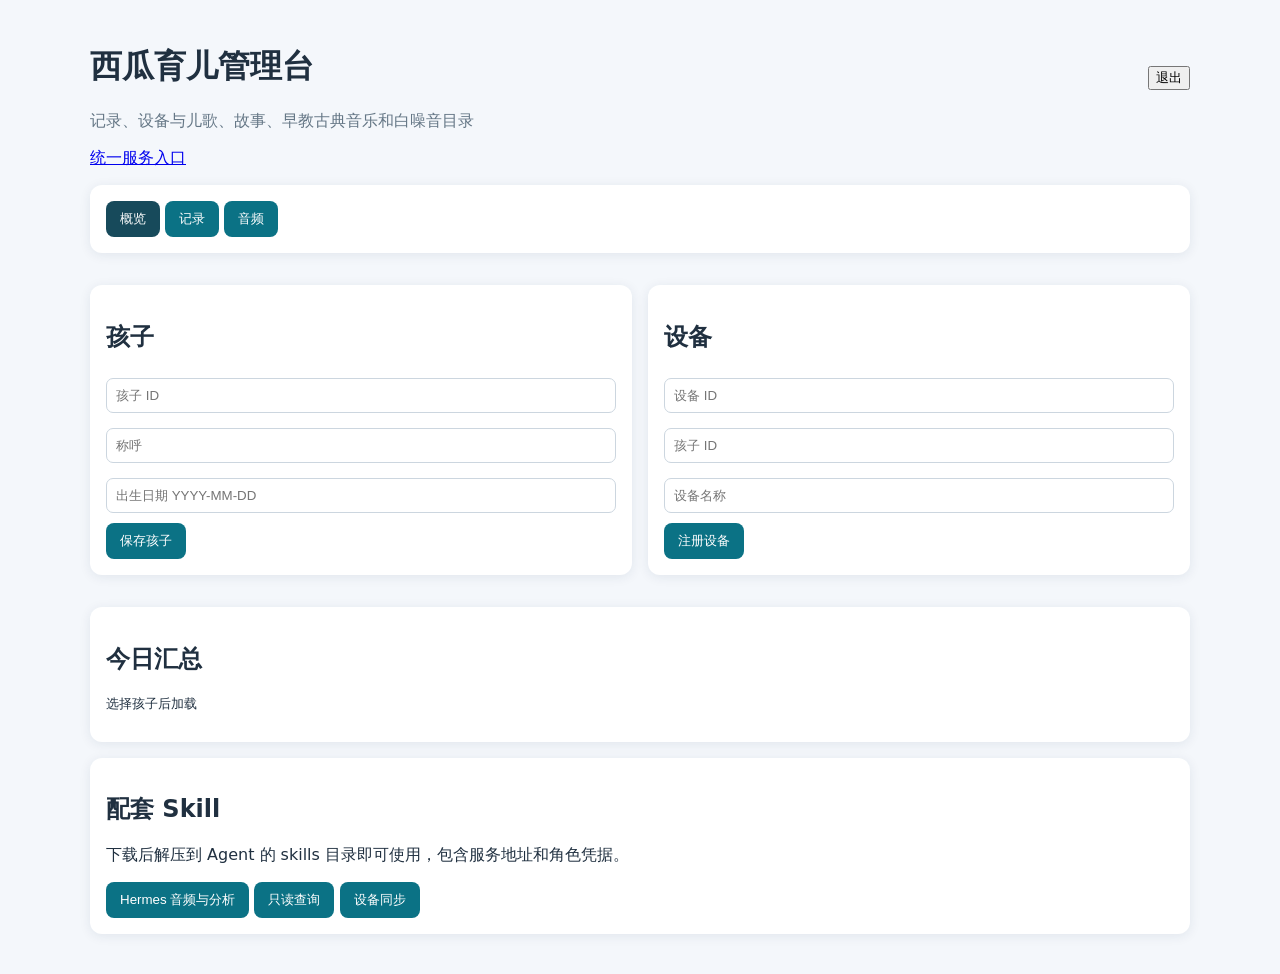
<file: backend/web/index.html>
<!doctype html>
<html lang="zh-CN">
<head>
  <meta charset="utf-8"><meta name="viewport" content="width=device-width,initial-scale=1">
  <title>西瓜育儿管理台</title>
  <style>
    :root{font-family:system-ui,"Microsoft YaHei",sans-serif;color:#203040;background:#f4f7fb}
    body{max-width:1100px;margin:0 auto;padding:24px} header{display:flex;justify-content:space-between;align-items:center}
    nav button,.card button{border:0;border-radius:8px;padding:9px 14px;background:#0b7285;color:white;cursor:pointer}
    nav button.active{background:#174a5b}.grid{display:grid;grid-template-columns:repeat(auto-fit,minmax(260px,1fr));gap:16px}
    .card{background:white;border-radius:12px;padding:16px;box-shadow:0 2px 12px #19324d16;margin:16px 0}
    input,select{width:100%;box-sizing:border-box;padding:9px;margin:5px 0 10px;border:1px solid #ccd6df;border-radius:7px}
    table{width:100%;border-collapse:collapse;background:white}.scroll{overflow:auto}th,td{text-align:left;padding:8px;border-bottom:1px solid #e6ebef;font-size:14px}
    .muted{color:#657786}.error{color:#b42318}.ok{color:#067647}.hidden{display:none}
  </style>
</head>
<body>
<header><div><h1>西瓜育儿管理台</h1><div class="muted">记录、设备与儿歌、故事、早教古典音乐和白噪音目录</div></div><button id="logout">退出</button></header>
<p><a href="../console">统一服务入口</a></p>
<nav class="card"><button data-page="overview" class="active">概览</button> <button data-page="events">记录</button> <button data-page="audio">音频</button></nav>
<main id="overview" class="page"><div class="grid"><section class="card"><h2>孩子</h2><form id="child-form"><input name="id" placeholder="孩子 ID" required><input name="name" placeholder="称呼" required><input name="birth_date" placeholder="出生日期 YYYY-MM-DD"><button>保存孩子</button></form><div id="children"></div></section><section class="card"><h2>设备</h2><form id="device-form"><input name="id" placeholder="设备 ID" required><input name="child_id" placeholder="孩子 ID" required><input name="name" placeholder="设备名称"><button>注册设备</button></form><div id="devices"></div></section></div><section class="card"><h2>今日汇总</h2><pre id="summary">选择孩子后加载</pre></section></main>
<main id="events" class="page hidden"><section class="card"><h2>最近记录</h2><label>孩子 ID<input id="event-child" placeholder="孩子 ID"></label><button id="load-events">加载</button><div class="scroll"><table><thead><tr><th>时间</th><th>类型</th><th>奶量</th><th>尿布</th><th>时长</th><th>备注</th></tr></thead><tbody id="event-table"></tbody></table></div></section></main>
<main id="audio" class="page hidden"><section class="card"><h2>添加音频目录项</h2><p class="muted">设备播放 12 kHz、16 bit、单声道 WAV；古典早教音乐仅收录巴赫、莫扎特、贝多芬等公有领域作品或有明确授权的录音。</p><form id="audio-form"><input name="title" placeholder="标题" required><select name="category"><option value="song">儿歌</option><option value="story">益智故事</option><option value="classical">早教音乐 · 古典</option><option value="white_noise">白噪音</option><option value="other">其他</option></select><input name="file_name" placeholder="服务器 /data/media 下的文件名"><input name="play_url" placeholder="或填写 COS/HTTPS 播放地址"><input name="duration_ms" type="number" placeholder="时长（毫秒）"><button>保存目录项</button></form><div id="tracks"></div></section></main>
<section class="card"><h2>配套 Skill</h2><p>下载后解压到 Agent 的 skills 目录即可使用，包含服务地址和角色凭据。</p>
<button class="skill" data-role="hermes">Hermes 音频与分析</button> <button class="skill" data-role="public">只读查询</button> <button class="skill" data-role="device">设备同步</button></section>
<p id="message" class="muted"></p>
<script>
const BASE=__CHILDCARE_BASE_JSON__;
const $=s=>document.querySelector(s), msg=t=>$('#message').textContent=t;
async function api(path,opt={}){const r=await fetch(BASE+path,{headers:{'Content-Type':'application/json',...(opt.headers||{})},...opt});if(!r.ok)throw Error((await r.json().catch(()=>({detail:r.statusText}))).detail);return r.json()}
const esc=value=>String(value??'').replace(/[&<>"']/g,c=>({'&':'&amp;','<':'&lt;','>':'&gt;','"':'&quot;',"'":'&#39;'}[c]));
function safeLink(value){try{const u=new URL(value,location.href);return ['http:','https:'].includes(u.protocol)?esc(u.href):'#'}catch{return '#'}}
function formData(form){return Object.fromEntries(new FormData(form));}
async function refresh(){try{const c=await api('/admin/api/children');$('#children').innerHTML=c.items.map(x=>`<p><b>${esc(x.name)}</b> <code>${esc(x.id)}</code></p>`).join('')||'<p class="muted">暂无</p>';const d=await api('/admin/api/devices');$('#devices').innerHTML=d.items.map(x=>`<p><b>${esc(x.name||x.id)}</b> → <code>${esc(x.child_id)}</code><br><span class="muted">${esc(x.last_seen_at||'尚未同步')}</span></p>`).join('')||'<p class="muted">暂无</p>';const t=await api('/admin/api/audio');$('#tracks').innerHTML=t.items.map(x=>`<p><b>${esc(x.title)}</b>（${esc(x.category)}）<br><a href="${safeLink(x.play_url||'#')}" target="_blank">播放地址</a></p>`).join('')||'<p class="muted">暂无</p>';msg('已刷新');}catch(e){msg(e.message);}}
$('#child-form').onsubmit=async e=>{e.preventDefault();try{await api('/v1/children',{method:'POST',body:JSON.stringify(formData(e.target))});msg('孩子已保存');refresh()}catch(x){msg(x.message)}};
$('#device-form').onsubmit=async e=>{e.preventDefault();try{await api('/v1/devices/register',{method:'POST',body:JSON.stringify(formData(e.target))});msg('设备已注册');refresh()}catch(x){msg(x.message)}};
$('#audio-form').onsubmit=async e=>{e.preventDefault();try{let d=formData(e.target);if(!d.file_name)d.file_name=null;if(!d.play_url)d.play_url=null;if(d.duration_ms)d.duration_ms=Number(d.duration_ms);else d.duration_ms=null;await api('/v1/audio/tracks',{method:'POST',body:JSON.stringify(d)});msg('音频目录项已保存');refresh()}catch(x){msg(x.message)}};
$('#load-events').onclick=async()=>{try{const id=$('#event-child').value;const d=await api('/v1/children/'+encodeURIComponent(id)+'/events');$('#event-table').innerHTML=d.items.map(x=>`<tr><td>${esc(x.occurred_at)}</td><td>${esc(x.type)}</td><td>${esc(x.amount_ml??'')}</td><td>${esc(x.diaper_kind??'')}</td><td>${esc(x.duration_min??'')}</td><td>${esc(x.note??'')}</td></tr>`).join('');const s=await api('/v1/children/'+encodeURIComponent(id)+'/summary');$('#summary').textContent=JSON.stringify(s,null,2)}catch(e){msg(e.message)}};
document.querySelectorAll('nav button').forEach(b=>b.onclick=()=>{document.querySelectorAll('nav button').forEach(x=>x.classList.remove('active'));b.classList.add('active');document.querySelectorAll('.page').forEach(x=>x.classList.add('hidden'));$('#'+b.dataset.page).classList.remove('hidden')});
document.querySelectorAll('.skill').forEach(b=>b.onclick=async()=>{try{const r=await fetch(BASE+'/admin/api/skills/'+b.dataset.role);if(!r.ok)throw Error('请检查服务地址和角色令牌配置');const url=URL.createObjectURL(await r.blob());const a=document.createElement('a');a.href=url;a.download='childcare-'+b.dataset.role+'.zip';a.click();URL.revokeObjectURL(url)}catch(e){msg(e.message)}});
$('#logout').onclick=async()=>{await fetch(BASE+'/admin/logout',{method:'POST'});location.reload()}; refresh();
</script></body></html>
</file>
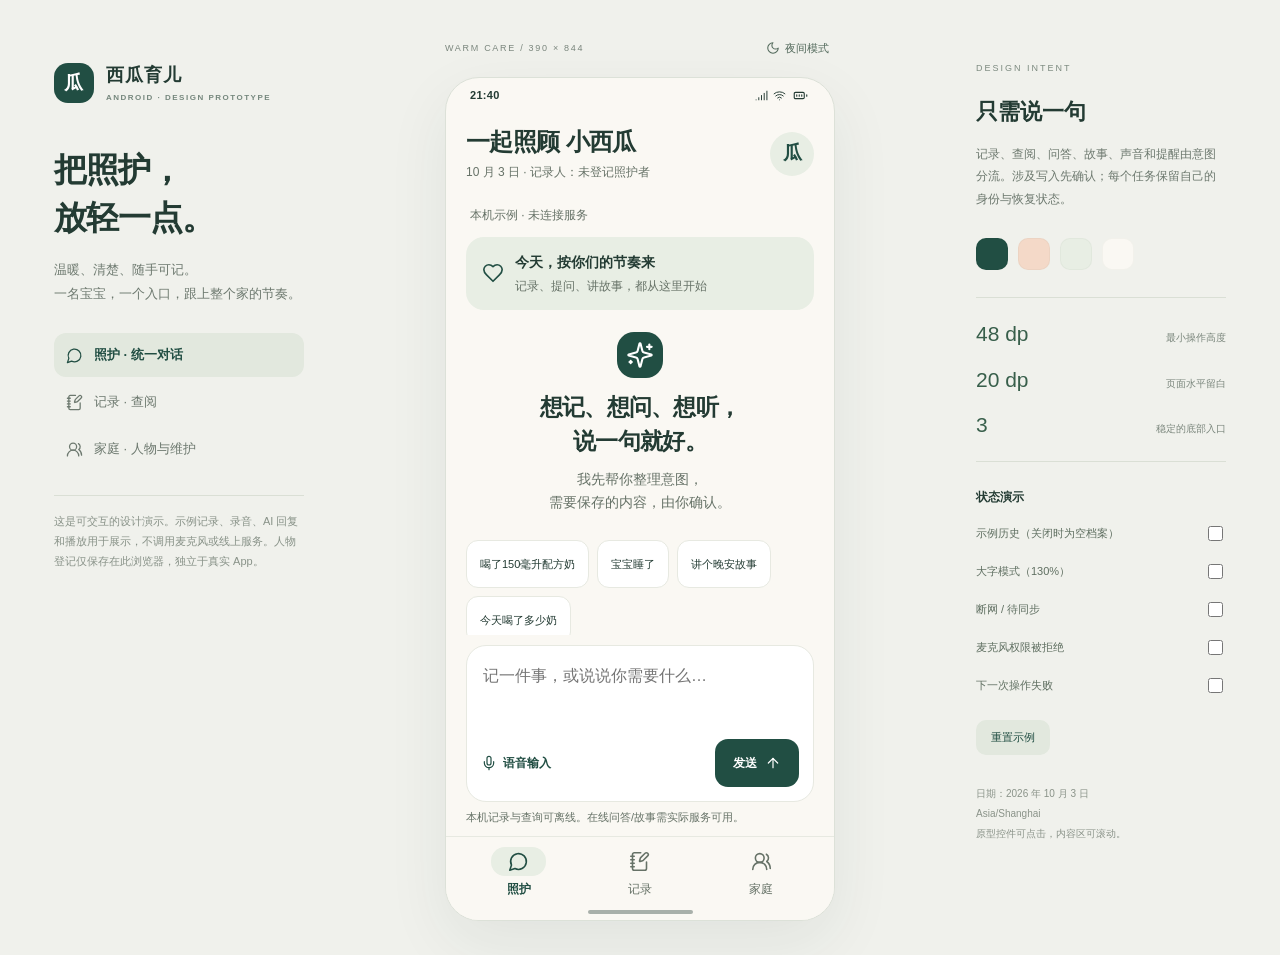
<file: android-childcare/design/prototype.html>
<!doctype html>
<html lang="zh-CN">
<head>
  <meta charset="UTF-8">
  <meta name="viewport" content="width=device-width,initial-scale=1,viewport-fit=cover">
  <meta name="theme-color" content="#FAF8F3">
  <title>西瓜育儿 · 手机交互设计原型</title>
  <link rel="stylesheet" href="prototype.css">
  <script defer src="vendor/lucide.min.js"></script>
  <script defer src="prototype.js"></script>
</head>
<body>
  <div class="studio">
    <aside class="studio-nav">
      <div class="wordmark"><span class="brand-mark">瓜</span><div>西瓜育儿<small>ANDROID · DESIGN PROTOTYPE</small></div></div>
      <h1>把照护，<br>放轻一点。</h1>
      <p>温暖、清楚、随手可记。<br>一名宝宝，一个入口，跟上整个家的节奏。</p>
      <nav aria-label="原型页面" id="studio-pages"></nav>
      <div class="prototype-note">这是可交互的设计演示。示例记录、录音、AI 回复和播放用于展示，不调用麦克风或线上服务。人物登记仅保存在此浏览器，独立于真实 App。</div>
    </aside>
    <div class="preview-zone">
      <div class="preview-caption"><span>WARM CARE / 390 × 844</span><button class="theme-button" data-action="theme" aria-label="切换夜间模式"><i data-lucide="moon"></i><span>夜间模式</span></button></div>
      <div class="phone" id="phone">
        <div class="system-bar"><b>21:40</b><div><i data-lucide="signal"></i><i data-lucide="wifi"></i><i data-lucide="battery-full"></i></div></div>
        <header id="app-header"></header>
        <main id="screen" tabindex="-1"></main>
        <div id="mini-player"></div>
        <nav class="bottom-nav" id="bottom-nav" aria-label="主要导航"></nav>
        <div class="gesture-bar"><span></span></div>
        <div id="overlay"></div>
        <div id="toast" role="status" aria-live="polite"></div>
      </div>
    </div>
    <aside class="inspection">
      <div class="eyebrow">DESIGN INTENT</div>
      <h2 id="design-heading">先看见宝宝的状态</h2>
      <p id="design-description">活动中的睡眠和快捷记录靠近拇指；统计、提醒和交接作为支持信息。</p>
      <div class="swatches"><span style="background:#214E43"></span><span style="background:#F4D9C8"></span><span style="background:#E8EEE4"></span><span style="background:#FAF8F3"></span></div>
      <div class="spec-values"><div><b>48 dp</b><span>最小操作高度</span></div><div><b>20 dp</b><span>页面水平留白</span></div><div><b>3</b><span>稳定的底部入口</span></div></div>
      <h3>状态演示</h3>
      <label class="demo-toggle"><span>示例历史（关闭时为空档案）</span><input type="checkbox" id="empty-demo"></label>
      <label class="demo-toggle"><span>大字模式（130%）</span><input type="checkbox" id="large-demo"></label>
      <label class="demo-toggle"><span>断网 / 待同步</span><input type="checkbox" id="offline-demo"></label>
      <label class="demo-toggle"><span>麦克风权限被拒绝</span><input type="checkbox" id="permission-demo"></label>
      <label class="demo-toggle"><span>下一次操作失败</span><input type="checkbox" id="failure-demo"></label>
      <button class="small-button" data-action="reset">重置示例</button>
      <p class="inspection-small">日期：2026 年 10 月 3 日<br>Asia/Shanghai<br>原型控件可点击，内容区可滚动。</p>
    </aside>
  </div>
</body>
</html>
</file>
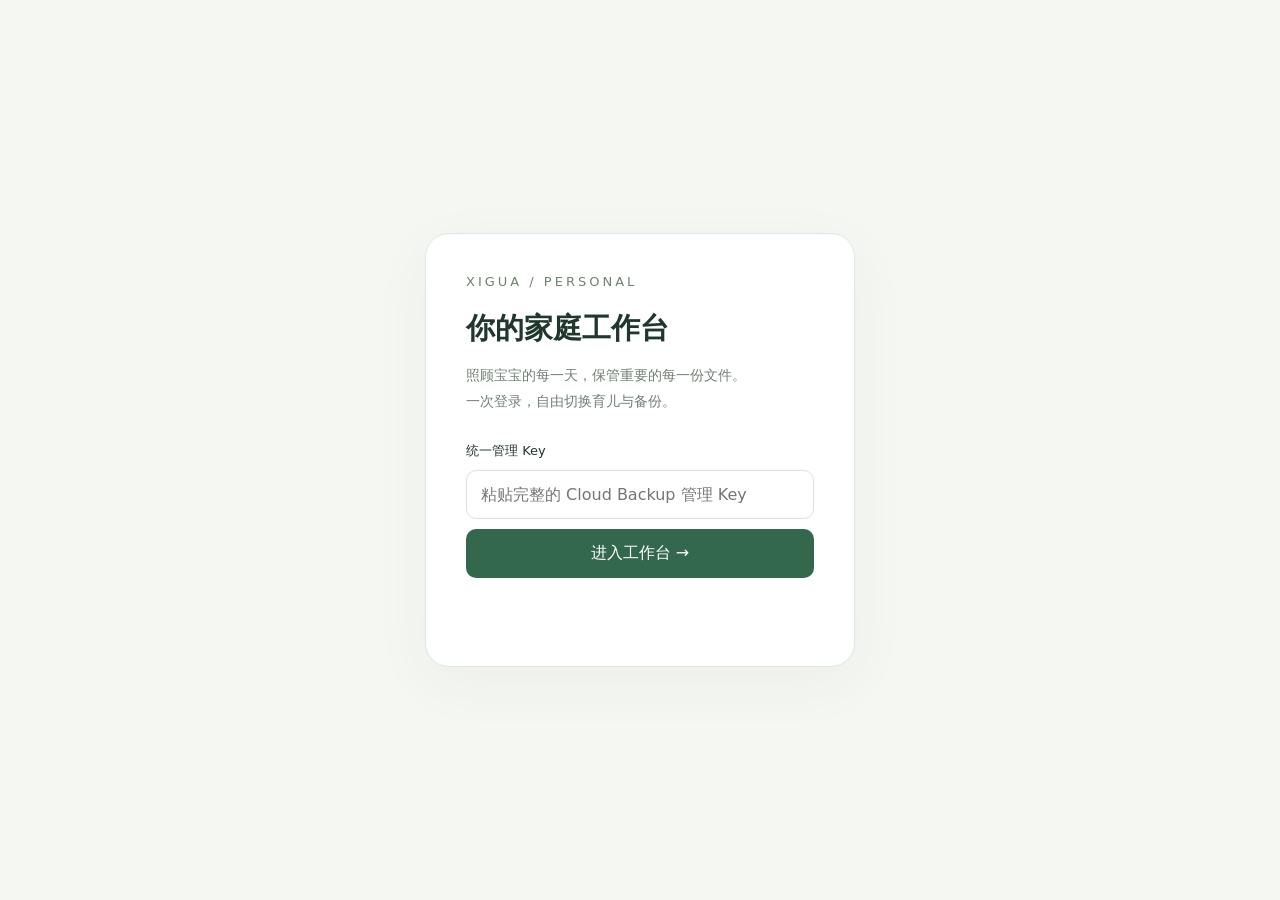
<file: backend/web/login.html>
<!doctype html><html lang="zh-CN"><meta charset="utf-8"><meta name="viewport" content="width=device-width,initial-scale=1"><title>登录 · 西瓜家庭工作台</title><style>*{box-sizing:border-box}body{margin:0;background:#f5f7f3;color:#20372d;font-family:system-ui,sans-serif;display:grid;place-items:center;min-height:100vh}.box{width:min(430px,92vw);background:white;border:1px solid #e0e7dd;border-radius:24px;padding:40px;box-shadow:0 16px 60px #21382c0c}.brand{font-size:13px;letter-spacing:3px;color:#6d846e}h1{font-size:29px;margin:20px 0 12px}p{color:#708075;line-height:1.8;font-size:14px}label{display:block;margin-top:28px;font-size:13px}input,button{font:inherit;width:100%;padding:14px;border:1px solid #dbe3d8;border-radius:10px;margin-top:10px}button{background:#34684d;color:white;border:0;cursor:pointer}#error{color:#ae4038;min-height:22px;font-size:13px}</style><div class="box"><div class="brand">XIGUA / PERSONAL</div><h1>你的家庭工作台</h1><p>照顾宝宝的每一天，保管重要的每一份文件。<br>一次登录，自由切换育儿与备份。</p><form id="login"><label for="key">统一管理 Key</label><input id="key" type="text" inputmode="text" autocomplete="off" autocapitalize="none" autocorrect="off" spellcheck="false" placeholder="粘贴完整的 Cloud Backup 管理 Key" required><button>进入工作台 →</button><p id="error" role="alert"></p></form></div><script>const BASE=__CONSOLE_BASE_JSON__;document.querySelector('#login').onsubmit=async e=>{e.preventDefault();const button=e.target.querySelector('button');button.disabled=true;try{const r=await fetch(BASE+'/console/login',{method:'POST',headers:{'Content-Type':'application/json'},body:JSON.stringify({key:document.querySelector('#key').value.trim()})});if(!r.ok)throw Error('管理 Key 不正确，请使用原 Cloud Backup 管理 Key');location=BASE+'/console'}catch(x){document.querySelector('#error').textContent=x.message}finally{button.disabled=false}};</script></html>
</file>
<file: android-childcare/design/prototype.css>
:root{--bg:#FAF8F3;--surface:#FFFFFF;--ink:#233B33;--muted:#667267;--primary:#214E43;--on-primary:#FFFFFF;--line:#E7E9E1;--soft:#E8EEE4;--peach:#F4D9C8;--peach-ink:#78533F;--lavender:#E8E6F1;--lavender-ink:#66587C;--danger:#A24635;--shadow:0 22px 64px #233B3312;--radius:22px}
*{box-sizing:border-box}body{margin:0;background:#F0F1EC;color:var(--ink);font-family:-apple-system,BlinkMacSystemFont,"Noto Sans SC","PingFang SC","Microsoft YaHei",sans-serif;font-size:calc(14px * var(--font-scale,1));line-height:1.5}button,input,textarea,select{font:inherit}button{cursor:pointer;border:0;color:inherit}button:disabled{cursor:default;opacity:.5}button:focus-visible,input:focus-visible,textarea:focus-visible,select:focus-visible{outline:3px solid #8CAFA1;outline-offset:2px}button{touch-action:manipulation}a{color:var(--primary)}.studio{min-height:100vh;display:grid;grid-template-columns:250px minmax(410px,1fr) 250px;gap:30px;max-width:1260px;padding:34px 44px;margin:auto}.studio-nav,.inspection{padding-top:28px}.wordmark{display:flex;gap:12px;align-items:center;font-size:calc(18px * var(--font-scale,1));font-weight:700;letter-spacing:1px}.brand-mark{width:40px;height:40px;border-radius:14px;display:grid;place-items:center;background:var(--primary);color:white;font-size:calc(19px * var(--font-scale,1))}.wordmark small{display:block;font-size:calc(8px * var(--font-scale,1));letter-spacing:1.5px;font-weight:600;margin-top:3px;color:#75877D}.studio-nav h1{font-size:calc(33px * var(--font-scale,1));line-height:1.45;letter-spacing:-1px;margin:42px 0 16px}.studio-nav p{color:#6D796F;line-height:1.9;font-size:calc(13px * var(--font-scale,1))}.studio-nav nav{display:grid;gap:3px;margin-top:26px}.studio-nav nav button{display:flex;align-items:center;gap:11px;text-align:left;background:transparent;padding:10px 12px;min-height:44px;border-radius:12px;font-size:calc(13px * var(--font-scale,1));color:#6D796F}.studio-nav nav button.active{background:#E2E8DE;color:#214E43;font-weight:700}.studio-nav nav svg{width:17px;height:17px;stroke-width:1.8}.prototype-note{font-size:calc(11px * var(--font-scale,1));color:#889288;margin-top:24px;border-top:1px solid #DADFD5;padding-top:16px;line-height:1.8}.preview-zone{display:flex;align-items:center;flex-direction:column}.preview-caption{width:390px;display:flex;align-items:center;justify-content:space-between;margin-bottom:14px;color:#7A867D;font-size:calc(9px * var(--font-scale,1));letter-spacing:1.7px}.theme-button{background:transparent;display:flex;align-items:center;gap:5px;font-size:calc(11px * var(--font-scale,1));letter-spacing:0;color:#52695B;padding:6px}.theme-button svg{width:14px;height:14px}.phone{width:390px;height:844px;position:relative;display:flex;flex-direction:column;border-radius:34px;background:var(--bg);box-shadow:var(--shadow);border:1px solid #DCE1D8;overflow:hidden;color:var(--ink)}.system-bar{height:32px;flex-shrink:0;display:flex;align-items:center;justify-content:space-between;padding:4px 24px 0;font-size:calc(11px * var(--font-scale,1));letter-spacing:.3px}.system-bar div{display:flex;gap:5px;align-items:center}.system-bar svg{width:13px;height:13px}.system-bar svg:last-child{width:19px;height:15px}#app-header{padding:17px 20px 10px;flex-shrink:0}.header-top{display:flex;justify-content:space-between;align-items:center;gap:10px}.header-title{font-size:calc(24px * var(--font-scale,1));font-weight:700;letter-spacing:-.6px;line-height:1.25;margin:0}.header-subtitle{font-size:calc(11px * var(--font-scale,1));color:var(--muted);margin-top:6px}.header-subtitle button{background:transparent;padding:0;color:var(--muted);display:inline-flex;align-items:center;gap:4px}.header-subtitle svg{width:11px;height:11px}.icon-button{display:grid;place-items:center;min-width:48px;min-height:48px;border-radius:16px;background:var(--soft);color:var(--primary);flex-shrink:0}.icon-button svg{width:21px;height:21px}.back-title{display:flex;gap:8px;align-items:center}.back-title .icon-button{background:transparent;min-width:32px;min-height:40px;margin-left:-6px}.back-title .header-title{font-size:calc(22px * var(--font-scale,1))}.profile-button{width:44px;height:44px;border-radius:50%;color:var(--primary);background:var(--soft);font-weight:700;font-size:calc(19px * var(--font-scale,1))}.sync-indicator{display:flex;gap:4px;font-size:calc(10px * var(--font-scale,1));align-items:center;color:var(--muted);background:transparent;padding:5px 0}.sync-indicator svg{width:12px;height:12px}.sync-indicator.pending{color:#856F42}#screen{flex:1;overflow-y:auto;overflow-x:hidden;padding:10px 20px 22px;scrollbar-width:none;outline:none}#screen::-webkit-scrollbar{display:none}.hero{background:var(--primary);border-radius:24px;padding:23px;color:var(--on-primary);margin-bottom:24px}.hero .kicker{font-size:calc(11px * var(--font-scale,1));display:flex;align-items:center;gap:6px;opacity:.82;letter-spacing:.5px}.hero .kicker svg{width:14px;height:14px}.hero h2{font-size:calc(23px * var(--font-scale,1));font-weight:600;line-height:1.4;margin:10px 0 9px;letter-spacing:-.5px}.hero-time{display:flex;align-items:baseline;gap:6px;margin:8px 0 4px;font-variant-numeric:tabular-nums}.hero-time b{font-size:calc(46px * var(--font-scale,1));font-weight:500;line-height:1.15;letter-spacing:-2px}.hero-time span{font-size:calc(13px * var(--font-scale,1));opacity:.7}.hero-foot{font-size:calc(11px * var(--font-scale,1));opacity:.72}.hero .primary-button{margin-top:20px;background:#F4F4EB;color:#214E43;height:48px}.primary-button,.secondary-button,.danger-button{min-height:50px;width:100%;padding:12px 16px;border-radius:16px;font-size:calc(14px * var(--font-scale,1));font-weight:650;display:flex;align-items:center;justify-content:center;gap:8px;background:var(--primary);color:var(--on-primary)}.primary-button svg,.secondary-button svg,.danger-button svg{width:19px;height:19px}.secondary-button{background:var(--soft);color:var(--primary)}.danger-button{background:#F8E8E3;color:var(--danger)}.text-button{background:transparent;padding:10px 0;font-size:calc(12px * var(--font-scale,1));font-weight:600;display:flex;gap:4px;align-items:center;color:var(--primary)}.text-button svg{width:14px;height:14px}.section-heading{display:flex;align-items:center;justify-content:space-between;margin:19px 0 12px;gap:10px}.section-heading h2{font-size:calc(16px * var(--font-scale,1));font-weight:700;margin:0}.section-heading .text-button{padding:0;font-size:calc(11px * var(--font-scale,1))}.quick-grid{display:grid;grid-template-columns:repeat(3,1fr);gap:10px}.quick{background:var(--surface);border-radius:19px;padding:15px 8px 13px;text-align:center;min-height:103px}.quick .quick-icon{display:grid;place-items:center;width:36px;height:36px;border-radius:12px;margin:0 auto 10px;background:var(--peach);color:var(--peach-ink)}.quick:nth-child(2) .quick-icon{background:var(--lavender);color:var(--lavender-ink)}.quick:nth-child(3) .quick-icon{background:var(--soft);color:var(--primary)}.quick svg{width:21px;height:21px;stroke-width:1.8}.quick b{display:block;font-size:calc(13px * var(--font-scale,1))}.quick small{display:block;color:var(--muted);font-size:calc(9px * var(--font-scale,1));margin-top:4px}.voice-strip{display:flex;align-items:center;gap:12px;border-radius:17px;background:var(--soft);padding:13px 14px;width:100%;text-align:left;margin-top:12px}.voice-strip .icon{width:34px;height:34px;border-radius:12px;background:var(--primary);color:var(--on-primary);display:grid;place-items:center;flex-shrink:0}.voice-strip svg{width:18px;height:18px}.voice-strip b{display:block;font-size:calc(13px * var(--font-scale,1))}.voice-strip small{display:block;font-size:calc(10px * var(--font-scale,1));color:var(--muted);margin-top:2px}.voice-strip>svg{margin-left:auto;width:17px;height:17px}.stats-grid{display:grid;grid-template-columns:repeat(3,1fr);gap:10px}.stat{padding:12px 0;min-width:0}.stat+.stat{border-left:1px solid var(--line);padding-left:12px}.stat span{color:var(--muted);font-size:calc(10px * var(--font-scale,1));display:block}.stat b{font-size:calc(23px * var(--font-scale,1));font-weight:650;letter-spacing:-1px;display:block;white-space:nowrap;margin:6px 0 0}.stat b small{font-size:calc(10px * var(--font-scale,1));letter-spacing:0;font-weight:400;margin-left:3px}.stat .secondary{font-size:calc(9px * var(--font-scale,1));color:var(--muted);margin-top:5px}.group{background:var(--surface);border-radius:20px;padding:0 16px}.row{display:flex;align-items:center;gap:12px;width:100%;min-height:70px;background:transparent;text-align:left;padding:12px 0}.row+.row{border-top:1px solid var(--line)}.row-icon{width:34px;height:38px;border-radius:12px;background:var(--soft);display:grid;place-items:center;flex-shrink:0;color:var(--primary)}.row-icon.peach{background:var(--peach);color:var(--peach-ink)}.row-icon.lavender{background:var(--lavender);color:var(--lavender-ink)}.row svg{width:19px;height:19px}.row-content{flex:1;min-width:0}.row-content b{font-size:calc(13px * var(--font-scale,1));display:block;font-weight:600}.row-content small{font-size:calc(10px * var(--font-scale,1));color:var(--muted);display:block;margin-top:4px;line-height:1.6}.row-meta{text-align:right;flex-shrink:0}.row-meta b{display:block;font-size:calc(12px * var(--font-scale,1));font-weight:600}.row-meta small{display:block;font-size:calc(9px * var(--font-scale,1));color:var(--muted);margin-top:4px}.row>svg:last-child{color:var(--muted);width:16px;height:16px}.hint{font-size:calc(11px * var(--font-scale,1));color:var(--muted);line-height:1.8;margin:12px 0}.notice{padding:12px 14px;border-radius:14px;background:var(--soft);font-size:calc(11px * var(--font-scale,1));line-height:1.75;color:var(--muted);display:flex;gap:8px;align-items:flex-start;margin-bottom:14px}.notice svg{width:15px;height:15px;margin-top:3px;flex-shrink:0}.notice.warning{background:#F3EAD7;color:#8C7038}.notice.error{background:#F7E4DF;color:var(--danger)}.handoff-preview{margin-top:20px;padding-top:18px;border-top:1px solid var(--line)}.handoff-preview .row{min-height:52px;padding:0}.bottom-nav{height:68px;flex-shrink:0;background:var(--bg);border-top:1px solid var(--line);display:grid;grid-template-columns:repeat(4,1fr);padding:6px 12px 2px}.bottom-nav button{background:transparent;display:flex;flex-direction:column;gap:4px;align-items:center;justify-content:center;color:var(--muted);font-size:calc(10px * var(--font-scale,1))}.bottom-nav button svg{width:21px;height:21px;stroke-width:1.8}.bottom-nav button.active{color:var(--primary);font-weight:700}.bottom-nav button.active .nav-icon{background:var(--soft)}.nav-icon{padding:4px 17px;border-radius:14px;display:flex}.gesture-bar{height:16px;display:grid;place-items:center;background:var(--bg);flex-shrink:0}.gesture-bar span{width:105px;height:4px;border-radius:20px;background:var(--ink);opacity:.38}.segment{display:flex;gap:3px;background:var(--soft);padding:4px;border-radius:13px;margin:1px 0 18px}.segment button{flex:1;border-radius:10px;background:transparent;min-height:38px;font-size:calc(12px * var(--font-scale,1));color:var(--muted)}.segment button.active{background:var(--surface);color:var(--ink);font-weight:650;box-shadow:0 2px 5px #233B3305}.chips{display:flex;gap:7px;overflow:auto;margin:14px 0}.chip{background:var(--surface);border:1px solid var(--line);border-radius:20px;padding:7px 13px;white-space:nowrap;font-size:calc(11px * var(--font-scale,1));min-height:36px}.chip.active{background:var(--primary);border-color:var(--primary);color:var(--on-primary)}.timeline .row{min-height:74px}.timeline .row time{width:40px;color:var(--muted);font-size:calc(11px * var(--font-scale,1));align-self:flex-start;padding-top:3px}.timeline .row-icon{width:31px;height:33px}.timeline .row-content b{font-size:calc(12px * var(--font-scale,1))}.pill{display:inline-flex;align-items:center;gap:4px;border-radius:20px;padding:3px 8px;background:var(--soft);font-size:calc(9px * var(--font-scale,1));color:var(--primary)}.pill.pending{background:#F5EDDD;color:#8C7038}.pill svg{width:10px;height:10px}.empty{padding:32px 16px;text-align:center;color:var(--muted)}.empty .empty-icon{width:54px;height:54px;border-radius:20px;background:var(--soft);display:grid;place-items:center;margin:0 auto 14px;color:var(--primary)}.empty svg{width:25px;height:25px}.empty b{font-size:calc(15px * var(--font-scale,1));color:var(--ink);display:block}.empty p{font-size:calc(11px * var(--font-scale,1));line-height:1.8;margin:8px 0 20px}.sleep-hero{text-align:center;padding:27px 20px 24px}.sleep-hero .kicker{justify-content:center}.sleep-hero .hero-time{justify-content:center;margin:23px 0 8px}.sleep-hero .hero-time b{font-size:calc(58px * var(--font-scale,1))}.sleep-actions{display:flex;gap:10px;margin-top:21px}.sleep-actions button{margin:0!important;flex:1}.sleep-actions .secondary-button{background:#ffffff15;color:white;font-size:calc(12px * var(--font-scale,1))}.chart{display:flex;align-items:flex-end;gap:14px;height:122px;padding:9px 9px 0;margin:20px 0 5px}.chart-col{flex:1;display:flex;align-items:center;flex-direction:column;gap:8px;height:100%;justify-content:flex-end}.chart-bar{width:100%;max-width:24px;background:#BED1BE;border-radius:7px 7px 3px 3px;min-height:8px}.chart-col.today .chart-bar{background:var(--primary)}.chart-col small{font-size:calc(9px * var(--font-scale,1));color:var(--muted)}.chart-legend{display:flex;justify-content:space-between;font-size:calc(9px * var(--font-scale,1));color:var(--muted);padding:0 8px;margin-bottom:14px}.feature{display:block;width:100%;text-align:left;background:var(--surface);border-radius:22px;padding:22px;margin-bottom:13px}.feature-head{display:flex;gap:12px;align-items:center;margin-bottom:15px}.feature .feature-icon{width:44px;height:44px;border-radius:15px;display:grid;place-items:center;background:var(--soft);color:var(--primary)}.feature .feature-icon svg{width:23px;height:23px}.feature.peach .feature-icon{background:var(--peach);color:var(--peach-ink)}.feature.lavender .feature-icon{background:var(--lavender);color:var(--lavender-ink)}.feature h2{font-size:calc(17px * var(--font-scale,1));line-height:1.4;margin:0}.feature p{font-size:calc(11px * var(--font-scale,1));line-height:1.8;color:var(--muted);margin:4px 0 0}.feature .feature-link{font-size:calc(11px * var(--font-scale,1));display:flex;align-items:center;gap:5px;color:var(--primary);font-weight:650}.feature-link svg{width:14px;height:14px}.prompt-title{font-size:calc(24px * var(--font-scale,1));line-height:1.55;margin:20px 0 14px;letter-spacing:-.5px}.suggestions{display:flex;gap:8px;flex-wrap:wrap;margin:22px 0}.suggestion{font-size:calc(11px * var(--font-scale,1));border:1px solid var(--line);background:var(--surface);border-radius:12px;padding:11px 13px;min-height:40px}.composer{background:var(--surface);border:1px solid var(--line);border-radius:20px;padding:14px}.composer textarea{width:100%;min-height:84px;border:0;background:transparent;color:var(--ink);outline:none;resize:vertical;font-size:calc(13px * var(--font-scale,1));line-height:1.8}.composer-foot{display:flex;justify-content:space-between;align-items:center;gap:12px;margin-top:9px}.composer-foot .text-button{gap:6px}.composer-foot .primary-button{width:auto;min-height:43px;border-radius:13px;font-size:calc(12px * var(--font-scale,1));padding:10px 18px}.composer-foot svg{width:16px;height:16px}.answer-label{display:flex;gap:6px;align-items:center;font-size:calc(11px * var(--font-scale,1));color:var(--muted);margin:22px 0 12px}.answer-label svg{width:13px;height:13px}.answer{background:var(--surface);border-radius:20px;padding:20px;font-size:calc(13px * var(--font-scale,1));line-height:2}.answer h3{font-size:calc(18px * var(--font-scale,1));margin:0 0 10px}.answer p{margin:0 0 15px}.answer p:last-child{margin-bottom:0}.answer .text-button{font-size:calc(11px * var(--font-scale,1));margin-top:13px}.question-bubble{margin:13px 0;padding:14px 16px;border-radius:18px 18px 4px 18px;background:var(--soft);font-size:calc(12px * var(--font-scale,1));line-height:1.8}.request-status{text-align:center;padding:32px 18px;background:var(--surface);border-radius:20px;margin:15px 0}.request-status .loader{width:31px;height:31px;border:2px solid var(--line);border-top-color:var(--primary);border-radius:50%;animation:spin 1s linear infinite;margin:0 auto 17px}.request-status b{font-size:calc(14px * var(--font-scale,1))}.request-status p{font-size:calc(11px * var(--font-scale,1));color:var(--muted);line-height:1.8}.request-status .text-button{margin:auto}.story-preferences{display:grid;grid-template-columns:1fr 1fr;gap:10px;margin:19px 0}.preference{background:var(--surface);border:1px solid var(--line);padding:12px;border-radius:15px}.preference label{font-size:calc(10px * var(--font-scale,1));color:var(--muted);display:block;margin-bottom:5px}.preference select{width:100%;border:0;background:transparent;color:var(--ink);font-size:calc(12px * var(--font-scale,1))}.library-row{min-height:80px}.album{width:46px;height:46px;border-radius:14px;display:grid;place-items:center;flex-shrink:0;background:var(--soft);color:var(--primary)}.album svg{width:24px;height:24px}.album.peach{background:var(--peach);color:var(--peach-ink)}.album.lavender{background:var(--lavender);color:var(--lavender-ink)}.library-row .icon-button{min-height:38px;min-width:38px;border-radius:50%;background:var(--soft)}.library-row .icon-button svg{width:17px;height:17px}.search{height:46px;display:flex;gap:10px;align-items:center;background:var(--surface);border-radius:15px;padding:0 13px;margin:5px 0 18px;border:1px solid var(--line)}.search svg{width:17px;height:17px;color:var(--muted)}.search input{border:0;outline:none;color:var(--ink);background:transparent;min-width:0;flex:1;font-size:calc(12px * var(--font-scale,1))}.download-status{font-size:calc(9px * var(--font-scale,1));color:var(--primary)}#mini-player:empty{display:none}.mini-player{display:flex;align-items:center;gap:10px;background:var(--surface);padding:10px 17px;border-top:1px solid var(--line);border-bottom:1px solid var(--line);min-height:65px;flex-shrink:0}.mini-player .album{width:35px;height:35px;border-radius:11px}.mini-player .album svg{width:19px;height:19px}.mini-text{flex:1;min-width:0;background:transparent;text-align:left}.mini-text b{font-size:calc(11px * var(--font-scale,1));display:block;white-space:nowrap;overflow:hidden;text-overflow:ellipsis}.mini-text small{font-size:calc(9px * var(--font-scale,1));color:var(--muted);display:block;margin-top:3px}.mini-player .icon-button{min-width:35px;min-height:36px;background:transparent;border-radius:50%}.mini-player .icon-button svg{width:19px;height:19px}.mini-player .play-toggle{background:var(--primary);color:var(--on-primary)}.mini-progress{height:2px;width:100%;background:var(--line)}.mini-progress span{height:2px;background:var(--primary);display:block;width:34%}.settings-profile{background:var(--soft);border-radius:22px;padding:20px;display:flex;align-items:center;gap:14px;margin:5px 0 23px}.settings-profile .profile-button{background:var(--bg);width:53px;height:53px;font-size:calc(23px * var(--font-scale,1))}.settings-profile b{font-size:calc(18px * var(--font-scale,1));display:block}.settings-profile small{font-size:calc(11px * var(--font-scale,1));color:var(--muted);display:block;margin-top:4px}.toggle{display:block;width:37px;height:22px;border-radius:20px;background:#CAD1C7;position:relative;flex-shrink:0}.toggle:after{content:"";position:absolute;width:17px;height:17px;top:2.5px;left:3px;border-radius:50%;background:white}.toggle.on{background:var(--primary)}.toggle.on:after{left:17px}.note-editor{padding:16px;background:var(--surface);border:1px solid var(--line);border-radius:18px}.note-editor label{font-size:calc(12px * var(--font-scale,1));font-weight:650;display:block;margin-bottom:10px}.note-editor textarea{border:0;background:transparent;color:var(--ink);width:100%;min-height:92px;resize:vertical;font-size:calc(12px * var(--font-scale,1));line-height:1.9}.note-editor small{font-size:calc(9px * var(--font-scale,1));color:var(--muted);display:block;text-align:right}.handoff-time{font-size:calc(10px * var(--font-scale,1));color:var(--muted);margin:13px 0}.reminder-tag{font-size:calc(9px * var(--font-scale,1));color:var(--primary);margin-top:3px}.date-control{display:flex;align-items:center;justify-content:space-between;margin:4px 0 13px}.date-control input{border:0;background:transparent;color:var(--ink);font-size:calc(14px * var(--font-scale,1));font-weight:650;width:140px}.date-control button{min-width:40px;min-height:40px;background:transparent;border-radius:10px}.date-control svg{width:17px;height:17px}.form-group{margin:18px 0}.form-group label{display:block;font-size:calc(12px * var(--font-scale,1));font-weight:650;margin-bottom:9px}.form-group input,.form-group textarea,.form-group select{width:100%;background:var(--bg);border:1px solid var(--line);padding:13px 12px;min-height:48px;border-radius:13px;color:var(--ink);font-size:calc(13px * var(--font-scale,1));outline:none}.form-group textarea{min-height:79px;resize:vertical}.form-group .hint{font-size:calc(10px * var(--font-scale,1))}.field-row{display:flex;gap:9px}.field-row>*{flex:1;min-width:0}.choice-grid{display:flex;gap:8px;flex-wrap:wrap}.choice{flex:1;background:var(--bg);padding:12px 8px;border:1px solid var(--line);border-radius:13px;font-size:calc(12px * var(--font-scale,1));min-height:44px;text-align:center}.choice.active{border:1.5px solid var(--primary);background:var(--soft);color:var(--primary);font-weight:650}.amount-control{display:flex;justify-content:center;align-items:center;gap:24px;padding:21px 0 12px}.amount-control button{width:47px;height:47px;border-radius:50%;background:var(--soft);display:grid;place-items:center}.amount-control svg{width:20px;height:20px}.amount-control input{text-align:center;border:0;background:transparent;font-size:calc(44px * var(--font-scale,1));font-weight:600;width:120px;padding:0;appearance:textfield;line-height:1.2;color:var(--ink);outline:none}.amount-control input::-webkit-inner-spin-button{display:none}.amount-unit{text-align:center;color:var(--muted);font-size:calc(12px * var(--font-scale,1));margin:0 0 16px}.amount-chips{display:flex;justify-content:center;gap:9px}.amount-chips button{background:var(--bg);border:1px solid var(--line);border-radius:12px;padding:8px 12px;font-size:calc(11px * var(--font-scale,1))}.overlay-backdrop{position:absolute;inset:0;background:#11261D55;z-index:20;display:flex;align-items:flex-end;backdrop-filter:blur(2px)}.sheet{background:var(--surface);border-radius:26px 26px 0 0;width:100%;max-height:91%;overflow:auto;padding:12px 22px 24px;box-shadow:0 -8px 40px #11261D15;scrollbar-width:none}.sheet-grip{height:4px;width:37px;background:var(--line);border-radius:10px;margin:0 auto 16px}.sheet-heading{display:flex;align-items:center;justify-content:space-between;gap:8px;margin-bottom:6px}.sheet-heading h2{font-size:calc(20px * var(--font-scale,1));margin:0}.sheet-heading .icon-button{background:transparent;min-height:36px;min-width:36px;color:var(--muted)}.sheet-subtitle{color:var(--muted);font-size:calc(11px * var(--font-scale,1));line-height:1.8;margin:4px 0 16px}.sheet-footer{display:flex;gap:10px;margin-top:19px}.sheet-footer>*{flex:1}.sheet .primary-button{margin-top:18px}.voice-sheet{text-align:center;padding-bottom:30px}.voice-orb{width:76px;height:76px;border-radius:50%;display:grid;place-items:center;background:var(--soft);color:var(--primary);margin:26px auto 17px}.voice-orb svg{width:31px;height:31px}.voice-orb.recording{background:var(--primary);color:white;box-shadow:0 0 0 10px var(--soft);animation:breathe 2s ease-in-out infinite}.voice-sheet h3{font-size:calc(20px * var(--font-scale,1));margin:16px 0 6px}.voice-sheet p{font-size:calc(12px * var(--font-scale,1));line-height:1.8;color:var(--muted)}.waveform{height:36px;display:flex;align-items:center;justify-content:center;gap:5px;margin:24px 0 15px}.waveform span{width:4px;background:var(--primary);border-radius:5px;animation:wave .9s ease-in-out infinite alternate}.recording-time{font-size:calc(27px * var(--font-scale,1));font-variant-numeric:tabular-nums;font-weight:500;letter-spacing:1px}.transcript{width:100%;min-height:132px;background:var(--bg);border:1px solid var(--line);border-radius:16px;padding:15px;text-align:left;color:var(--ink);font-size:calc(14px * var(--font-scale,1));line-height:1.9;resize:vertical}.transcript-label{text-align:left;font-size:calc(11px * var(--font-scale,1));color:var(--muted);margin:15px 0 8px}.voice-sheet .sheet-footer .primary-button{margin:0}.player-art{width:130px;height:130px;border-radius:32px;margin:25px auto;background:var(--lavender);color:var(--lavender-ink);display:grid;place-items:center}.player-art svg{width:53px;height:53px;stroke-width:1.2}.player-title{text-align:center;font-size:calc(22px * var(--font-scale,1));margin:15px 0 6px;line-height:1.5}.player-subtitle{text-align:center;font-size:calc(11px * var(--font-scale,1));color:var(--muted)}.play-slider{margin:29px 0 6px;width:100%;accent-color:var(--primary)}.play-times{display:flex;justify-content:space-between;font-size:calc(10px * var(--font-scale,1));color:var(--muted)}.player-controls{display:flex;align-items:center;justify-content:center;gap:30px;margin:26px 0}.player-controls .icon-button{background:transparent;width:48px;height:48px}.player-controls .main{background:var(--primary);color:var(--on-primary);width:68px;height:68px;border-radius:50%}.player-controls .main svg{width:28px;height:28px}.player-extra{display:flex;justify-content:space-around;margin:25px 0 17px;gap:10px}.player-extra button{display:flex;align-items:center;flex-direction:column;background:transparent;font-size:calc(10px * var(--font-scale,1));gap:8px;padding:8px;min-height:50px;color:var(--muted)}.player-extra svg{width:20px;height:20px}.export-options{margin:14px 0}.export-option{display:flex;align-items:center;gap:12px;width:100%;padding:16px;border:1px solid var(--line);background:var(--surface);border-radius:17px;margin:9px 0}.export-option.active{border:1.5px solid var(--primary);background:var(--soft)}.export-option svg{width:22px;height:22px;color:var(--primary)}.export-option div{flex:1;text-align:left}.export-option b{display:block;font-size:calc(13px * var(--font-scale,1))}.export-option small{display:block;font-size:calc(10px * var(--font-scale,1));color:var(--muted);margin-top:4px}.radio-dot{width:18px;height:18px;border:1px solid var(--muted);border-radius:50%}.export-option.active .radio-dot{border:5px solid var(--primary)}#toast{position:absolute;z-index:40;bottom:98px;left:15px;right:15px;border-radius:15px;background:#233B33;color:#FFF;padding:13px 15px;display:none;align-items:center;gap:10px;box-shadow:0 5px 18px #11261D20;font-size:calc(12px * var(--font-scale,1));min-height:50px}#toast.show{display:flex}#toast span{flex:1}#toast button{background:transparent;color:#DAE8CB;font-weight:700;padding:6px 0}.inspection .eyebrow{font-size:calc(9px * var(--font-scale,1));letter-spacing:2px;color:#7D8B80;margin-bottom:18px}.inspection h2{font-size:calc(22px * var(--font-scale,1));line-height:1.6;margin:0 0 14px}.inspection p{font-size:calc(12px * var(--font-scale,1));color:#6D796F;line-height:1.9}.swatches{display:flex;gap:10px;margin:27px 0}.swatches span{width:32px;height:32px;border-radius:10px;border:1px solid #233B3309}.spec-values{display:grid;gap:14px;padding:20px 0;border-top:1px solid #DADFD5;border-bottom:1px solid #DADFD5}.spec-values div{display:flex;align-items:baseline;justify-content:space-between;font-size:calc(10px * var(--font-scale,1));color:#7A867C}.spec-values b{font-size:calc(21px * var(--font-scale,1));font-weight:500;color:#385F4B}.inspection h3{font-size:calc(12px * var(--font-scale,1));margin:26px 0 16px}.demo-toggle{display:flex;justify-content:space-between;align-items:center;font-size:calc(11px * var(--font-scale,1));margin:17px 0;color:#5F6F61}.demo-toggle input{accent-color:#214E43;width:15px;height:15px}.small-button{background:#E2E8DE;color:#214E43;padding:9px 15px;border-radius:10px;margin-top:7px;font-size:calc(11px * var(--font-scale,1));min-height:35px}.inspection .inspection-small{font-size:calc(10px * var(--font-scale,1));line-height:2;margin-top:29px;color:#8A9389}.night{--bg:#15241F;--surface:#1E3028;--ink:#E8ECE2;--muted:#A4B2A5;--primary:#B6D0B0;--on-primary:#18362B;--line:#33443A;--soft:#2B4034;--peach:#493A30;--peach-ink:#E8B89B;--lavender:#353441;--lavender-ink:#C5B9DA;--danger:#E0A290}.night .hero{background:#284F41;color:#EBF0DF}.night .hero .primary-button{background:#C7D9B8;color:#214E43}.night .hero .secondary-button{color:#EBF0DF;background:#ffffff13}.night .notice.warning,.night .pill.pending{background:#463F2C;color:#D7C597}.night .notice.error,.night .danger-button{background:#49322C;color:#E0A290}.night .chart-bar{background:#536F58}.night .chart-col.today .chart-bar{background:#B6D0B0}.night .brand-mark{color:#17392C}.night .voice-orb.recording{color:#17392C}.night .player-controls .main{color:#17392C}.night .mini-player .play-toggle{color:#17392C}.night .overlay-backdrop{background:#00000066}.night .phone{border-color:#33443A}.night #toast{background:#DFE8D4;color:#1B362B}.night #toast button{color:#386941}@keyframes spin{to{transform:rotate(360deg)}}@keyframes breathe{50%{box-shadow:0 0 0 16px var(--soft)}}@keyframes wave{to{height:10px}}
@media(max-width:1080px){.studio{grid-template-columns:220px minmax(390px,1fr);gap:28px;padding:25px 30px}.inspection{display:none}}@media(max-width:700px){body{background:var(--bg)}.studio{display:block;min-height:100vh;padding:0}.studio-nav,.inspection,.preview-caption{display:none}.preview-zone{display:block}.phone{width:100%;height:100dvh;min-height:620px;border:0;border-radius:0;box-shadow:none}.system-bar{height:28px}#app-header{padding-top:14px}.phone #screen{padding-bottom:20px}.gesture-bar{height:max(15px,env(safe-area-inset-bottom))}.hero{padding:22px}.sheet{max-height:93%}}@media(prefers-reduced-motion:reduce){*{animation:none!important;scroll-behavior:auto!important}}

/* Native implementation uses sp and system font scaling; prototype control mirrors 130%. */
.phone{--font-scale:1}.phone.large-type{--font-scale:1.3}.phone .header-subtitle,.phone .sync-indicator,.phone .quick small,.phone .voice-strip small,.phone .stat span,.phone .stat .secondary,.phone .row-content small,.phone .row-meta small,.phone .hint,.phone .pill,.phone .bottom-nav button,.phone .mini-text small,.phone .notice,.phone .player-subtitle,.phone .sheet-subtitle,.phone .sheet .hint,.phone .preference label,.phone .download-status,.phone .export-option small{font-size:calc(12px * var(--font-scale))}.phone .row-content b,.phone .quick b,.phone .voice-strip b{font-size:calc(14px * var(--font-scale))}.phone .composer textarea,.phone .answer,.phone .transcript{font-size:calc(16px * var(--font-scale))}.phone.large-type .quick-grid{grid-template-columns:1fr}.phone.large-type .quick{display:flex;align-items:center;text-align:left;gap:12px;min-height:70px;padding:12px 16px}.phone.large-type .quick .quick-icon{margin:0}.phone.large-type .quick small{margin-left:auto}.phone.large-type .stats-grid{grid-template-columns:1fr}.phone.large-type .stat{display:flex;align-items:center;gap:12px;padding:10px 0}.phone.large-type .stat+.stat{border-left:0;border-top:1px solid var(--line);padding-left:0}.phone.large-type .stat b{margin:0;margin-left:auto}.phone.large-type .stat .secondary{display:none}.phone.large-type .row{flex-wrap:wrap}.phone.large-type .bottom-nav{height:76px}.phone.large-type .primary-button,.phone.large-type .secondary-button{min-height:58px}.phone.large-type .composer-foot{flex-wrap:wrap}.phone.large-type .sheet-footer{flex-wrap:wrap}.phone.large-type .sheet-footer>*{flex-basis:100%}

.phone .stat b small,.phone .chart-col small,.phone .chart-legend,.phone .hero .kicker,.phone .hero-foot,.phone .play-times,.phone .transcript-label,.phone .note-editor small{font-size:calc(12px * var(--font-scale))}
/* All product actions retain finger-sized targets even when their artwork is small. */
.phone .text-button,.phone .chip,.phone .choice,.phone .suggestion,.phone .amount-chips button{min-height:48px}.phone .icon-button,.phone .library-row .icon-button,.phone .date-control button{min-width:48px;min-height:48px}.phone .library-row .album{width:48px;height:48px}.phone .mini-player .icon-button{min-width:48px;min-height:48px}.phone .mini-player{padding-top:8px;padding-bottom:8px}.phone .sheet-heading .icon-button{min-width:48px;min-height:48px}.phone .header-top .back-title .icon-button{min-width:48px;min-height:48px}.phone .section-heading .text-button{margin-top:-6px;margin-bottom:-6px}.phone .composer-foot .primary-button{min-height:48px}
/* Simplified navigation and unified conversation, revision 2. */
.bottom-nav{grid-template-columns:repeat(3,1fr)}.care-context{display:flex;gap:11px;align-items:center;background:var(--soft);border-radius:18px;padding:15px 16px;margin:8px 0 20px}.care-context>svg{width:22px;height:22px;flex-shrink:0;color:var(--primary)}.care-context div{flex:1}.care-context b{font-size:calc(14px * var(--font-scale));display:block}.care-context small{display:block;font-size:calc(12px * var(--font-scale));color:var(--muted);margin-top:4px}.conversation-intro{text-align:center;padding:13px 0 15px}.conversation-emblem{width:60px;height:60px;border-radius:21px;background:var(--primary);color:var(--on-primary);display:grid;place-items:center;margin:12px auto 20px}.conversation-emblem svg{width:28px;height:28px}.conversation-intro h2{font-size:calc(25px * var(--font-scale));line-height:1.5;letter-spacing:-.7px;margin:0 0 13px}.conversation-intro p{font-size:calc(14px * var(--font-scale));color:var(--muted);line-height:1.9}.unified-composer{margin-top:15px}.intent-card{background:var(--surface);padding:17px;border-radius:20px;margin:10px 0 22px}.intent-card p{font-size:calc(14px * var(--font-scale));line-height:1.9;margin:12px 0}.intent-actions{display:flex;gap:9px;margin-top:15px}.intent-actions button{flex:1}.settings-profile .text-button{margin-left:auto}.phone.large-type .intent-actions{flex-direction:column}.phone.large-type .settings-profile{flex-wrap:wrap}.phone.large-type .conversation-intro{padding-top:0}

/* Keep unified voice and send actions reachable while messages scroll. */
#screen.care-screen{display:flex;flex-direction:column;overflow:hidden;padding-bottom:10px}.conversation-scroll{flex:1;min-height:0;overflow-y:auto;scrollbar-width:none}.conversation-scroll::-webkit-scrollbar{display:none}.care-screen .unified-composer{flex-shrink:0;margin:10px 0 0}.care-screen .unified-composer textarea{min-height:64px;height:64px;resize:none}.care-screen>.hint{flex-shrink:0;margin:7px 0 0;font-size:calc(11px * var(--font-scale));line-height:1.5}.care-screen .conversation-intro{padding:2px 0 4px}.care-screen .conversation-emblem{width:46px;height:46px;border-radius:17px;margin:5px auto 12px}.care-screen .conversation-intro h2{font-size:calc(23px * var(--font-scale));line-height:1.5;margin-bottom:8px}.care-screen .conversation-intro p{margin:9px 0;line-height:1.7}.care-screen .suggestions{margin:12px 0 4px}.care-screen .care-context{margin-bottom:15px}.phone.large-type .care-screen .conversation-intro{padding-top:0}

.sheet-footer .primary-button{margin-top:0}
</file>
